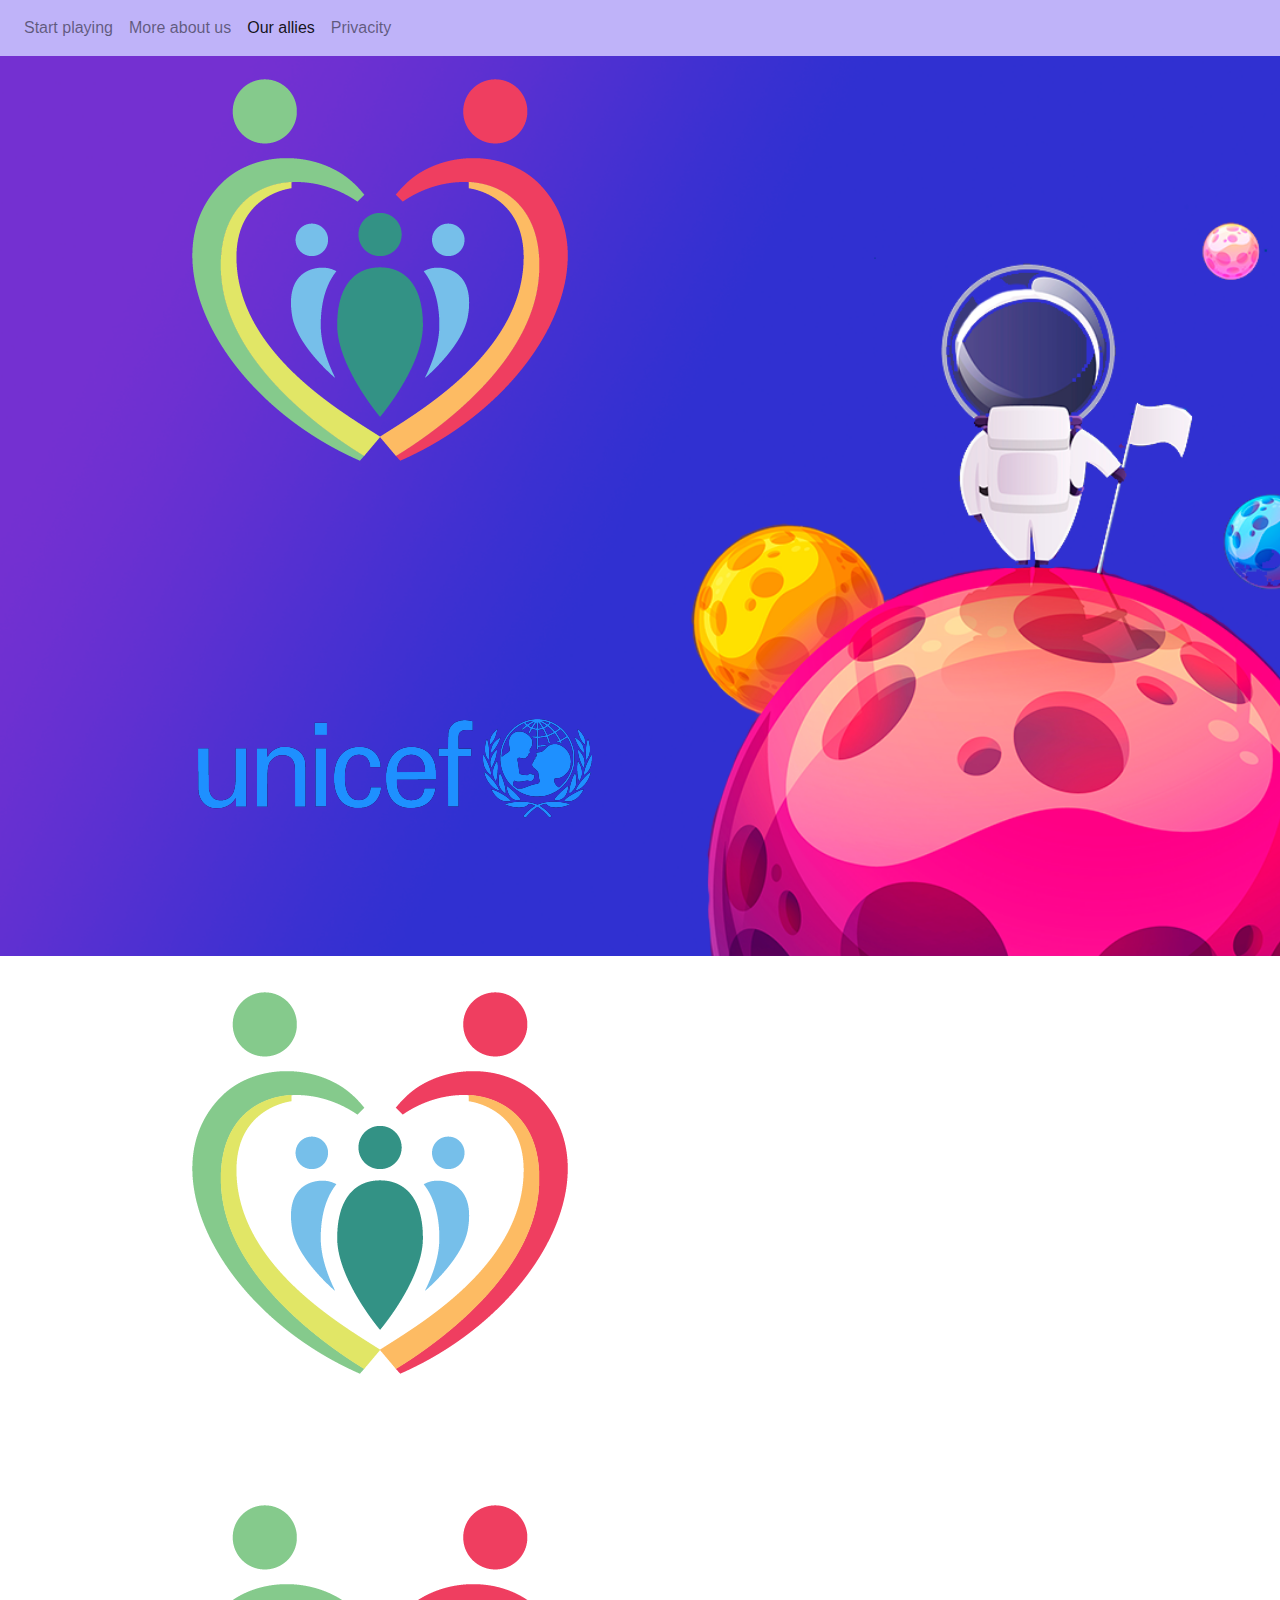
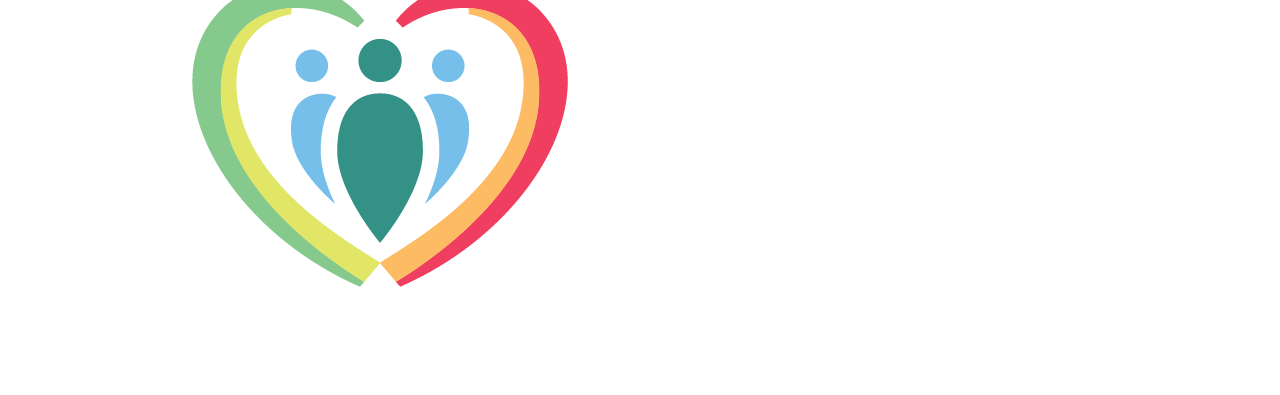
<file: allies.html>
<html>

<head>

        <meta charset="utf-8" />
        <meta name="viewport" content="width=device-width, initial-scale=1.0">

        <link rel="stylesheet" href="https://stackpath.bootstrapcdn.com/bootstrap/4.3.1/css/bootstrap.min.css" integrity="sha384-ggOyR0iXCbMQv3Xipma34MD+dH/1fQ784/j6cY/iJTQUOhcWr7x9JvoRxT2MZw1T" crossorigin="anonymous">
        <link rel="stylesheet" href="css/main.css">

        <title>

            Pasfy

        </title>

</head>

<body>

        <nav class="navbar navbar-expand-lg navbar-light" style="background-color: #BFB3F9;">
        
      
                <button class="navbar-toggler" type="button" data-toggle="collapse" data-target="#navbarNav" aria-controls="navbarNav" aria-expanded="false" aria-label="Toggle navigation">
                  <span class="navbar-toggler-icon"></span>
                </button>
                
                <div class="collapse navbar-collapse" id="navbarNav">
                  
                  <ul class="navbar-nav">
               
                    <li class="nav-item ">
                      <a class="nav-link" href="index.html">Start playing <span class="sr-only">(current)</span></a>
                    </li>
                  
                    <li class="nav-item ">
                      <a class="nav-link" href="more_about_us.html">More about us</a>
                    </li>
                  
                    <li class="nav-item active">
                      <a class="nav-link" href="#">Our allies</a>
                    </li>
                  
                    <li class="nav-item">
                      <a class="nav-link" href="#">Privacity</a>
                    </li>
                 
                  </ul>
                
                </div>
             
              </nav>

<div class="bg2">

    <div class="allies">
    <ul style = "list-style-type:none;">

        <li>

                <img src="css/imagenes/dif2.png" alt="DIF MEXICO">
                <img class="img1" src="css/imagenes/unicef.png" alt="Unicef">

        </li>

        <li class="img"> 

        </li>

        <li class="img">


                <img src="css/imagenes/dif2.png" alt="DIF MEXICO">


        </li>

        <li class="img">

                <img src="css/imagenes/dif2.png" alt="DIF MEXICO">

           
        </li>

    </ul>
    </div>

</div>

</body>

</html>
</file>
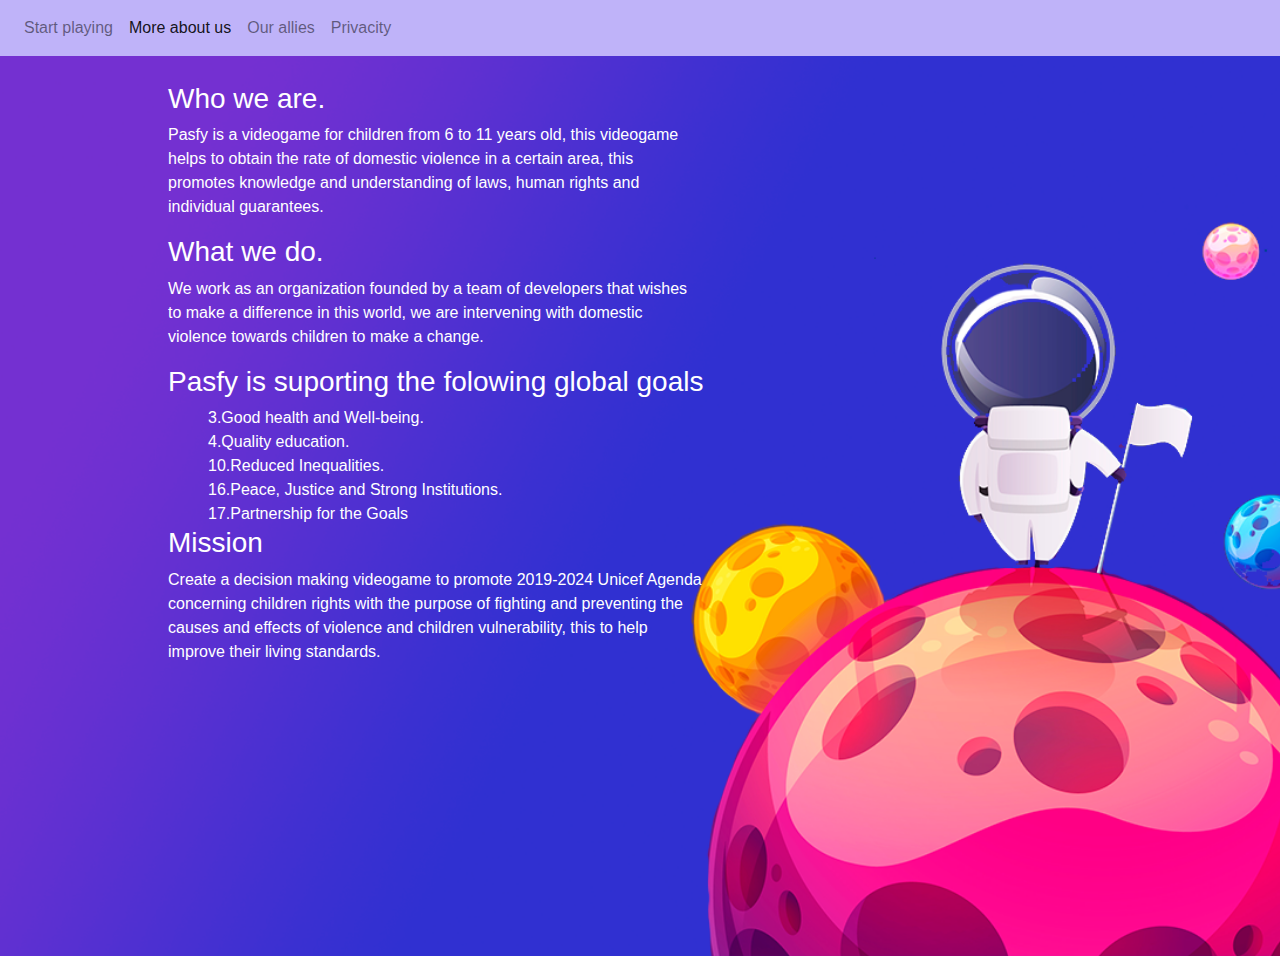
<file: more_about_us.html>
<html>

<head>

        <meta charset="utf-8" />
        <meta name="viewport" content="width=device-width, initial-scale=1.0">

        <link rel="stylesheet" href="https://stackpath.bootstrapcdn.com/bootstrap/4.3.1/css/bootstrap.min.css" integrity="sha384-ggOyR0iXCbMQv3Xipma34MD+dH/1fQ784/j6cY/iJTQUOhcWr7x9JvoRxT2MZw1T" crossorigin="anonymous">
        <link rel="stylesheet" href="css/main.css">

        <title>

            Pasfy

        </title>

</head>

<body>

        <nav class="navbar navbar-expand-lg navbar-light" style="background-color: #BFB3F9;">
        
      
                <button class="navbar-toggler" type="button" data-toggle="collapse" data-target="#navbarNav" aria-controls="navbarNav" aria-expanded="false" aria-label="Toggle navigation">
                  <span class="navbar-toggler-icon"></span>
                </button>
                
                <div class="collapse navbar-collapse" id="navbarNav">
                  
                  <ul class="navbar-nav">
               
                    <li class="nav-item ">
                      <a class="nav-link" href="index.html">Start playing <span class="sr-only">(current)</span></a>
                    </li>
                  
                    <li class="nav-item active">
                      <a class="nav-link" href="#">More about us</a>
                    </li>
                  
                    <li class="nav-item">
                      <a class="nav-link" href="#">Our allies</a>
                    </li>
                  
                    <li class="nav-item">
                      <a class="nav-link" href="#">Privacity</a>
                    </li>
                 
                  </ul>
                
                </div>
             
              </nav>

<div class="bg2">

    <div class="mau">
    <ul style = "list-style-type:none;">

        <li>

            <h3>Who we are.</h3>

            <p>Pasfy is a videogame for children from 6 to 11 years old, this videogame helps to obtain the rate of domestic violence in a certain area, this promotes knowledge and understanding of laws, human rights and individual guarantees.</p>

        </li>

        <li>

            <h3>What we do.</h3>

            <p>We work as an organization founded by a team of developers that wishes to make a difference in this world, we are intervening with domestic violence towards children to make a change.</p>

        </li>

        <li>

            <h3>Pasfy is suporting the folowing global goals</h3>

            <ul style = "list-style-type:none;">

                <li>3.Good health and Well-being.</li>

                
                <li>4.Quality education.</li>

                
                <li>10.Reduced Inequalities.</li>

                
                <li>16.Peace, Justice and Strong Institutions.</li>

                
                <li>17.Partnership for the Goals</li>

            </ul>

        </li>

        <li>

            <h3>Mission</h3>

            <p>Create a decision making videogame to promote 2019-2024 Unicef Agenda concerning children rights with the purpose of fighting and preventing the causes and effects of violence and children vulnerability, this to help improve their living standards.</p>

        </li>

    </ul>
    </div>

</div>

</body>

</html>
</file>
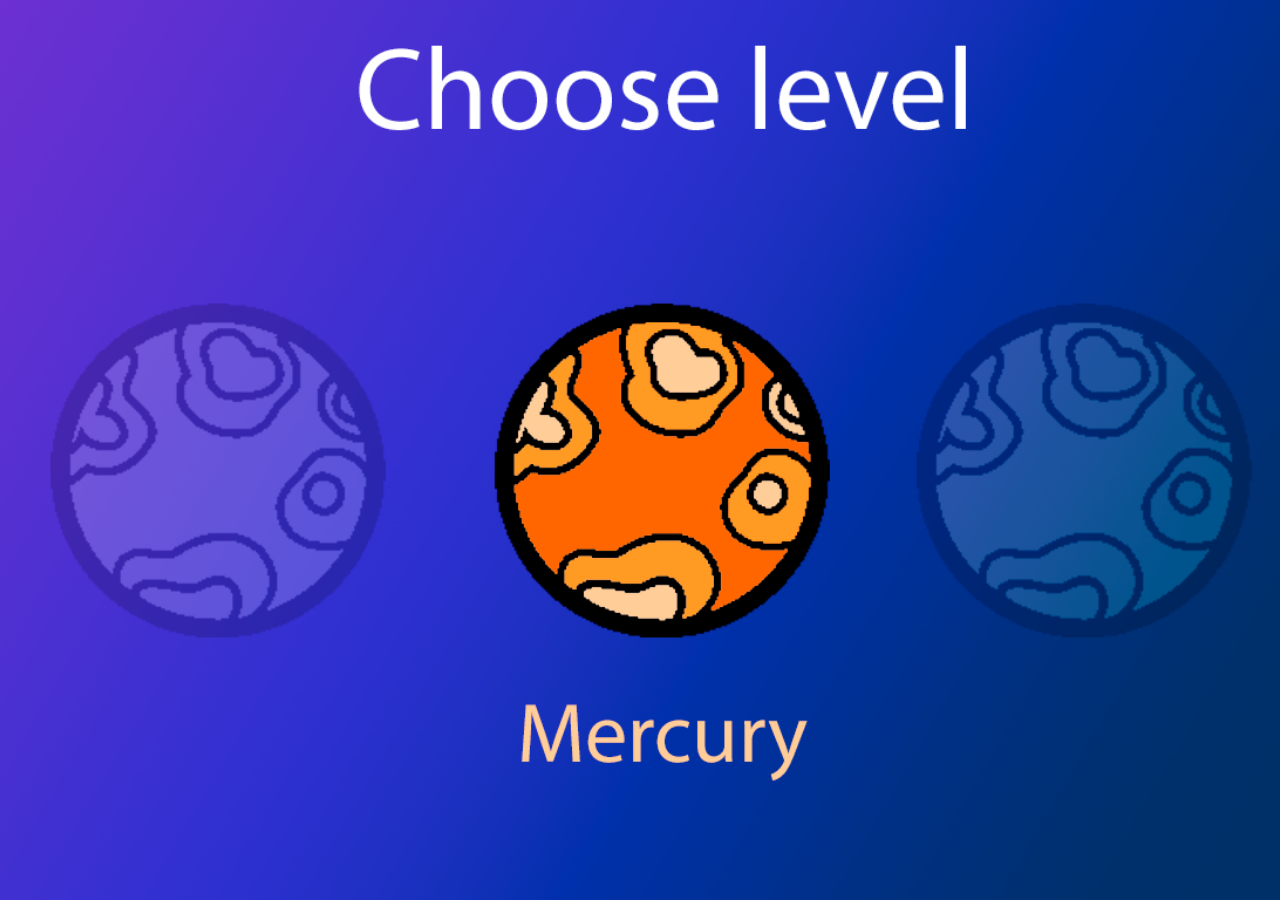
<file: select_level.html>
<!--index.html-->

<!DOCTYPE html>

<html lang="en" xmlns="http://www.w3.org/1999/xhtml">
    <head>

        <meta charset="utf-8" />
        <meta name="viewport" content="width=device-width, initial-scale=1.0">

        <link rel="stylesheet" href="https://stackpath.bootstrapcdn.com/bootstrap/4.3.1/css/bootstrap.min.css" integrity="sha384-ggOyR0iXCbMQv3Xipma34MD+dH/1fQ784/j6cY/iJTQUOhcWr7x9JvoRxT2MZw1T" crossorigin="anonymous">
        <link rel="stylesheet" href="css/main.css">

        <title>

            Pasfy

        </title>

    </head>
    
    <body>

        <div class="lv main-wrapper">

           <button type="button" id="b_go" class="btn btn-circle mercury"> </button>      

        </div>


      
      <script src="js/jquery-3.4.1.min.js"></script>
      <script src="https://cdnjs.cloudflare.com/ajax/libs/popper.js/1.14.7/umd/popper.min.js" integrity="sha384-UO2eT0CpHqdSJQ6hJty5KVphtPhzWj9WO1clHTMGa3JDZwrnQq4sF86dIHNDz0W1" crossorigin="anonymous"></script>
      <script src="https://stackpath.bootstrapcdn.com/bootstrap/4.3.1/js/bootstrap.min.js" integrity="sha384-JjSmVgyd0p3pXB1rRibZUAYoIIy6OrQ6VrjIEaFf/nJGzIxFDsf4x0xIM+B07jRM" crossorigin="anonymous"></script>
      <script src="js/main.js"></script>

    </body>
</html>
</file>
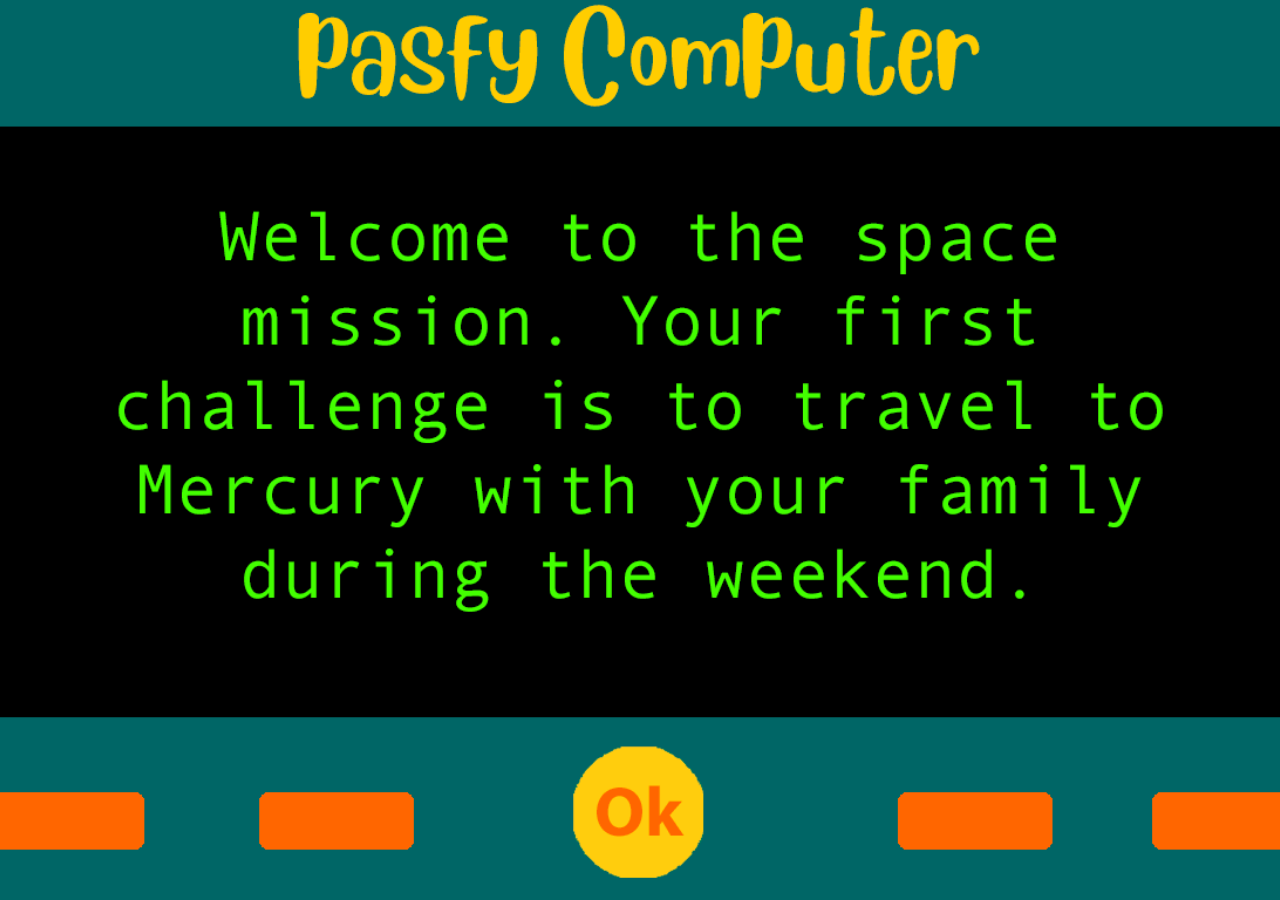
<file: Spafy.html>
<!--index.html-->

<!DOCTYPE html>

<html lang="en" xmlns="http://www.w3.org/1999/xhtml">
    <head>

        <meta charset="utf-8" />
        <meta name="viewport" content="width=device-width, initial-scale=1.0">

        <link rel="stylesheet" href="https://stackpath.bootstrapcdn.com/bootstrap/4.3.1/css/bootstrap.min.css" integrity="sha384-ggOyR0iXCbMQv3Xipma34MD+dH/1fQ784/j6cY/iJTQUOhcWr7x9JvoRxT2MZw1T" crossorigin="anonymous">
        <link rel="stylesheet" href="css/main.css">

        <title>

            Pasfy

        </title>

    </head>
    
    <body>

        <div class="sp main-wrapper">

           <button type="button" id="b_sp" class="btn btn-circle Spafy"> </button>  
          

        </div>


      
      <script src="js/jquery-3.4.1.min.js"></script>
      <script src="https://cdnjs.cloudflare.com/ajax/libs/popper.js/1.14.7/umd/popper.min.js" integrity="sha384-UO2eT0CpHqdSJQ6hJty5KVphtPhzWj9WO1clHTMGa3JDZwrnQq4sF86dIHNDz0W1" crossorigin="anonymous"></script>
      <script src="https://stackpath.bootstrapcdn.com/bootstrap/4.3.1/js/bootstrap.min.js" integrity="sha384-JjSmVgyd0p3pXB1rRibZUAYoIIy6OrQ6VrjIEaFf/nJGzIxFDsf4x0xIM+B07jRM" crossorigin="anonymous"></script>
      <script src="js/main.js"></script>

    </body>
</html>
</file>
<file: css/main.css>
body, html {
  height: 100%;
}

<<<<<<< HEAD
.main-wrapper{

  /* Full height */
  height: 100%;

  /* Center and scale the image nicely */
  background-position: center;
  background-repeat: no-repeat;
  background-size: cover;

}
.Spafy { 
  width: 100px; 
  height: 100px; 
  padding: 6px 0px; 
  border-radius: 200px; 
  font-size: 8px; 
  text-align: center; 
  margin-left:46%;
  margin-top:45.6%;
  background-color: transparent;
  color-rendering: transparent;
  border-color: transparent;
} 

.mercury { 
  width: 280px; 
  height: 280px; 
  padding: 6px 0px; 
  border-radius: 200px; 
  font-size: 8px; 
  text-align: center; 
  margin-left:40.5%;
  margin-top:17%;
  background-color: transparent;
  color-rendering: transparent;
  border-color: transparent;
}

.sg_1 { 
  width: 280px; 
  height: 150px; 
  padding: 6px 0px; 
  border-radius: 20px; 
  font-size: 8px; 
  text-align: center; 
  margin-left:15.5%;
  margin-top:22%;
  background-color: transparent;
  color-rendering: transparent;
  border-color: transparent;
}
.sg_2 { 
  width: 280px; 
  height: 150px; 
  padding: 6px 0px; 
  border-radius: 20px; 
  font-size: 8px; 
  text-align: center; 
  margin-left:60.5%;
  margin-top:40%;
  background-color: transparent;
  color-rendering: transparent;
  border-color: transparent;
}
.sg_3 { 
  width: 280px; 
  height: 150px; 
  padding: 6px 0px; 
  border-radius: 20px; 
  font-size: 8px; 
  text-align: center; 
  margin-left:60.5%;
  margin-top:22%;
  background-color: transparent;
  color-rendering: transparent;
  border-color: transparent;
}
.sg_4 { 
  width: 280px; 
  height: 150px; 
  padding: 6px 0px; 
  border-radius: 20px; 
  font-size: 8px; 
  text-align: center; 
  margin-left:15.5%;
  margin-top:22%;
  background-color: transparent;
  color-rendering: transparent;
  border-color: transparent;
}
.sg_5 { 
  width: 280px; 
  height: 150px; 
  padding: 6px 0px; 
  border-radius: 20px; 
  font-size: 8px; 
  text-align: center; 
  margin-left:15.5%;
  margin-top:22%;
  background-color: transparent;
  color-rendering: transparent;
  border-color: transparent;
}
.mau{

  width: 45%;
  height: 80%;

  margin-left:10%;
  margin-top:2%;

  float: left;

  color: white;

}

.bg3 {
  
  background-image: url("imagenes/alliesnbg.jpg");

  /* Full height */
  height: 100%;

  /* Center and scale the image nicely */
  background-position: center;
  background-repeat: no-repeat;
  background-size: cover;
}

.bg2 {
  /* The image used */
  background-image: url("imagenes/more_us.png");

  /* Full height */
  height: 100%;

  /* Center and scale the image nicely */
  background-position: center;
  background-repeat: no-repeat;
  background-size: cover;
}


.bg {
    /* The image used */
  background-image: url("imagenes/bj_1.png");

  /* Full height */
  height: 100%;

  width: 100%;

  /* Center and scale the image nicely */
  background-position: center;
  background-repeat: no-repeat;
  background-size: cover;
}


.bg4 {
    /* The image used */
  background-image: url("imagenes/que_1.png");

  /* Full height */
  height: 100%;

  width: 100%;

  /* Center and scale the image nicely */
  background-position: center;
  background-repeat: no-repeat;
  background-size: cover;
}

.bg5 {
    /* The image used */
  background-image: url("imagenes/que_2.png");

  /* Full height */
  height: 100%;

  width: 100%;

  /* Center and scale the image nicely */
  background-position: center;
  background-repeat: no-repeat;
  background-size: cover;
}

.bg6 {
    /* The image used */
  background-image: url("imagenes/que_3.png");

  /* Full height */
  height: 100%;

  width: 100%;

  /* Center and scale the image nicely */
  background-position: center;
  background-repeat: no-repeat;
  background-size: cover;
}

.bg7 {
    /* The image used */
  background-image: url("imagenes/que_4.png");

  /* Full height */
  height: 100%;

  width: 100%;

  /* Center and scale the image nicely */
  background-position: center;
  background-repeat: no-repeat;
  background-size: cover;
}

.rs {
    /* The image used */
  background-image: url("imagenes/result.png");

  /* Full height */
  height: 100%;

  width: 100%;

  /* Center and scale the image nicely */
  background-position: center;
  background-repeat: no-repeat;
  background-size: cover;
}

.sp {
  /* The image used */
  background-image: url("imagenes/sp.png");

  /* Full height */
  height: 100%;

  width: 100%;

  /* Center and scale the image nicely */
  background-position: center;
  background-repeat: no-repeat;
  background-size: cover;
}

h1{

  color: white;

}

.put{

  color: white;
   margin-top:140px;
   margin-left:240px;

}

.qs {
  /* The image used */
  background-image: url("imagenes/questions.png");

  /* Full height */
  height: 100%;

  width: 100%;

  /* Center and scale the image nicely */
  background-position: center;
  background-repeat: no-repeat;
  background-size: cover;
}

.lv {
  /* The image used */
  background-image: url("imagenes/lv.png");

  /* Full height */
  height: 100%;

  /* Center and scale the image nicely */
  background-position: center;
  background-repeat: no-repeat;
  background-size: cover;
}

.nickname {

  margin-left:180px;
  margin-top:340px;
  float: left;
  width: 300px;
  height:50px;
  
}

.start {
 
  margin-left:180px;
  margin-top:100px;
  float: left;
  width: 300px;
  height:50px;
  border: 1px solid black;


}

.allies{

  width: 45%;
  height: 80%;

  margin-left:10%;
  margin-top:0%;

  float: left;

  color: white;

}

.img1 { 

  float: left;

  margin-left:5%;

}
</file>
